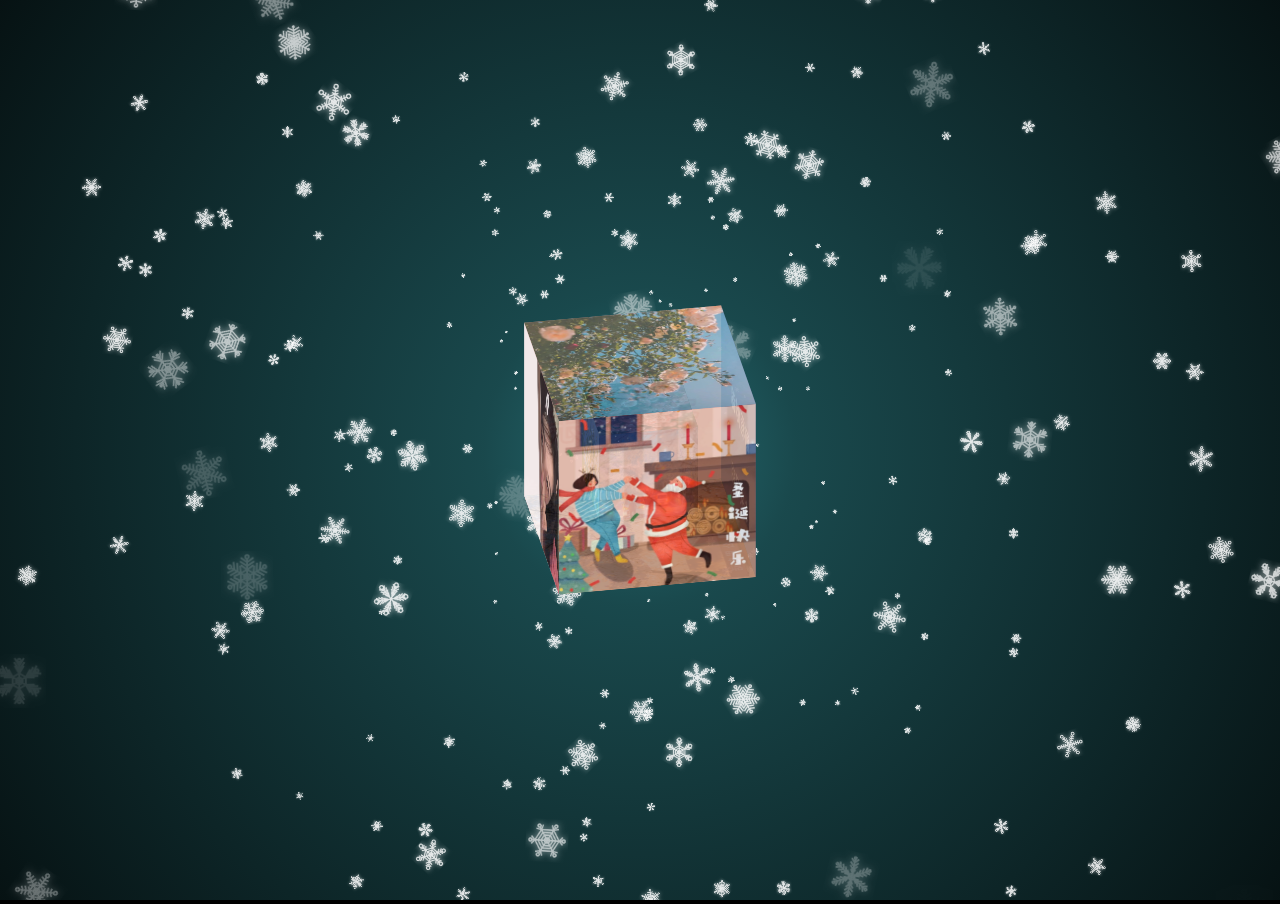
<file: gnn/index.html>
<!DOCTYPE html>
<html>
<head>
<meta charset="utf-8">
<title>送给高宁宁的圣诞礼物 - lmlblog.com</title>


<script type="text/javascript" src="js/jquery.min.js"></script>

<style>
html,body {
    width: 100%;
    height: 100%;
    margin: 0;
    padding: 0;
    overflow: hidden;
}
.container{
    width: 100%;
    height: 100%;
    margin: 0;
    padding: 0;
}</style>
</head>
<body>
<div id="jsi-snow-container" class="container"></div>

<script>
var RENDERER = {
	SNOW_COUNT: {INIT : 100, DELTA : 1},
	BACKGROUND_COLOR : 'hsl(%h, 50%, %l%)', 
	INIT_HUE : 180,
	DELTA_HUE : 0.1,
	
	init : function(){
		this.setParameters();
		this.reconstructMethod();
		this.createSnow(this.SNOW_COUNT.INIT * this.countRate, true);
		this.render();
	},
	setParameters : function(){
		this.$window = $(window);
		
		this.$container = $('#jsi-snow-container');
		this.width = this.$container.width();
		this.height = this.$container.height();
		this.center = {x : this.width / 2, y : this.height / 2};
		this.countRate =  this.width * this.height / 500 / 500;
		this.canvas = $('<canvas />').attr({width : this.width, height : this.height}).appendTo(this.$container).get(0);
		this.context = this.canvas.getContext('2d');
		
		this.radius = Math.sqrt(this.center.x * this.center.x + this.center.y * this.center.y);
		this.hue = this.INIT_HUE;
		this.snows = [];
	},
	reconstructMethod : function(){
		this.render = this.render.bind(this);
	},
	createSnow : function(count, toRandomize){
		for(var i = 0; i < count; i++){
			this.snows.push(new SNOW(this.width, this.height, this.center, toRandomize));
		}
	},
	render : function(){
		requestAnimationFrame(this.render);
		
		var gradient = this.context.createRadialGradient(this.center.x, this.center.y, 0, this.center.x, this.center.y, this.radius),
			backgroundColor = this.BACKGROUND_COLOR.replace('%h', this.hue);
		
		gradient.addColorStop(0, backgroundColor.replace('%l', 30));
		gradient.addColorStop(0.2, backgroundColor.replace('%l', 20));
		gradient.addColorStop(1, backgroundColor.replace('%l', 5));
		
		this.context.fillStyle = gradient;
		this.context.fillRect(0, 0, this.width, this.height);
		
		for(var i = this.snows.length - 1; i >= 0; i--){
			if(!this.snows[i].render(this.context)){
				this.snows.splice(i, 1);
			}
		}
		this.hue += this.DELTA_HUE;
		this.hue %= 360;
		
		this.createSnow(this.SNOW_COUNT.DELTA, false);
	}
};
var SNOW = function(width, height, center, toRandomize){
	this.width = width;
	this.height = height;
	this.center = center;
	this.init(toRandomize);
};
SNOW.prototype = {
	RADIUS : 20,
	OFFSET : 4,
	INIT_POSITION_MARGIN : 20,
	COLOR : 'rgba(255, 255, 255, 0.8)',
	TOP_RADIUS : {MIN : 1, MAX : 3},
	SCALE : {INIT : 0.04, DELTA : 0.01},
	DELTA_ROTATE : {MIN : -Math.PI / 180 / 2, MAX : Math.PI / 180 / 2},
	THRESHOLD_TRANSPARENCY : 0.7,
	VELOCITY : {MIN : -1, MAX : 1},
	LINE_WIDTH : 2,
	BLUR : 10,
	
	init : function(toRandomize){
		this.setParameters(toRandomize);
		this.createSnow();
	},
	setParameters : function(toRandomize){
		if(!this.canvas){
			this.radius = this.RADIUS + this.TOP_RADIUS.MAX * 2 + this.LINE_WIDTH;
			this.length = this.radius * 2;
			this.canvas = $('<canvas />').attr({width : this.length, height : this.length}).get(0);
			this.context = this.canvas.getContext('2d');
		}
		this.topRadius = this.getRandomValue(this.TOP_RADIUS);
		
		var theta = Math.PI * 2 * Math.random();
		
		this.x = this.center.x + this.INIT_POSITION_MARGIN * Math.cos(theta);
		this.y = this.center.y + this.INIT_POSITION_MARGIN * Math.sin(theta);
		this.vx = this.getRandomValue(this.VELOCITY);
		this.vy = this.getRandomValue(this.VELOCITY);
		
		this.deltaRotate = this.getRandomValue(this.DELTA_ROTATE);
		this.scale = this.SCALE.INIT;
		this.deltaScale = 1 + this.SCALE.DELTA * 500 / Math.max(this.width, this.height);
		this.rotate = 0;
		
		if(toRandomize){
			for(var i = 0, count = Math.random() * 1000; i < count; i++){
				this.x += this.vx;
		 		this.y += this.vy;
		 		this.scale *= this.deltaScale;
		 		this.rotate += this.deltaRotate;
			}
		}
	},
	getRandomValue : function(range){
		return range.MIN + (range.MAX - range.MIN) * Math.random();
	},
	createSnow : function(){
		this.context.clearRect(0, 0, this.length, this.length);
		
		this.context.save();
		this.context.beginPath();
		this.context.translate(this.radius, this.radius);
		this.context.strokeStyle = this.COLOR;
		this.context.lineWidth = this.LINE_WIDTH;
		this.context.shadowColor = this.COLOR;
		this.context.shadowBlur = this.BLUR;
		
		var angle60 = Math.PI / 180 * 60,
			sin60 = Math.sin(angle60),
			cos60 = Math.cos(angle60),
			threshold = Math.random() * this.RADIUS / this.OFFSET | 0,
			rate = 0.5 + Math.random() * 0.5,
			offsetY = this.OFFSET * Math.random() * 2,
			offsetCount = this.RADIUS / this.OFFSET;
		
		for(var i = 0; i < 6; i++){
			this.context.save();
			this.context.rotate(angle60 * i);
			
			for(var j = 0; j <= threshold; j++){
				var y = -this.OFFSET * j;
				
				this.context.moveTo(0, y);
				this.context.lineTo(y * sin60, y * cos60);
			}
			for(var j = threshold; j < offsetCount; j++){
				var y = -this.OFFSET * j,
					x = j * (offsetCount - j + 1) * rate;
				
				this.context.moveTo(x, y - offsetY);
				this.context.lineTo(0, y);
				this.context.lineTo(-x, y - offsetY);
			}
			this.context.moveTo(0, 0);
			this.context.lineTo(0, -this.RADIUS);
			this.context.arc(0, -this.RADIUS - this.topRadius, this.topRadius, Math.PI / 2, Math.PI * 2.5, false);
			this.context.restore();
		}
		this.context.stroke();
		this.context.restore();
	},
	render : function(context){
		context.save();
		
		if(this.scale > this.THRESHOLD_TRANSPARENCY){
			context.globalAlpha = Math.max(0, (1 - this.scale) / (1 - this.THRESHOLD_TRANSPARENCY));
			
			if(this.scale > 1 || this.x < -this.radius || this.x > this.width + this.radius || this.y < -this.radius || this.y > this.height + this.radius){
				context.restore();
				return false;
			}
		}
		context.translate(this.x, this.y);
		context.rotate(this.rotate);
		context.scale(this.scale, this.scale);
		context.drawImage(this.canvas, -this.radius, -this.radius);
		context.restore();
		
 		this.x += this.vx;
 		this.y += this.vy;
 		this.scale *= this.deltaScale;
 		this.rotate += this.deltaRotate;
 		return true;
	}
};

$(function(){
	RENDERER.init();
});</script>



	<head>
		<meta charset="utf-8" />
		<title>css-3d旋转</title>
		<link rel="stylesheet" href="css/index.css" />
	</head>
	<body>
		<!--/*外层最大容器*/-->
		<div class="wrap">
	<!--	/*包裹所有元素的容器*/-->
		<div class="cube">
			<!--前面图片 -->
			<div class="out_front">
				<img src="img/1.jpg"  class="pic"/>
			</div>
			<!--后面图片 -->
			<div class="out_back">
				<img src="img/2.jpg"  class="pic"/>
			</div>
			<!--左图片 -->
			<div class="out_left">
				<img src="img/3.jpg"  class="pic"/>
			</div>
			<div class="out_right">
				<img src="img/4.jpg"  class="pic"/>
			</div>
			<div class="out_top">
				<img src="img/5.jpg"  class="pic"/>
			</div>
			<div class="out_bottom">
				<img src="img/6.jpg"  class="pic"/>
			</div>
			<!--小正方体 --> 
			<span class="in_front">
				<img src="img/7.jpg" class="in_pic" />
			</span>
			<span class="in_back">
			     <img src="img/8.jpg" class="in_pic" />
			</span>
			<span class="in_left">
				<img src="img/9.jpg" class="in_pic" />
			</span>
			<span class="in_right">
				<img src="img/10.jpg" class="in_pic" />
			</span>
			<span class="in_top">
				<img src="img/11.jpg" class="in_pic" />
			</span>
			<span class="in_bottom">
				<img src="img/12.jpg" class="in_pic" />
			</span>
		</div>
		</div>

<audio autoplay="autopaly" loop="loop" id="audios">
    <source src="music\我心永恒.ogg" type="audio/ogg" />
</audio>
 
<script>
// 将以下代码添加到js入口函数内即可
document.addEventListener('click', function() {
    document.getElementById('audios').play()
})
 
</script>

	</body>
</html>
</file>
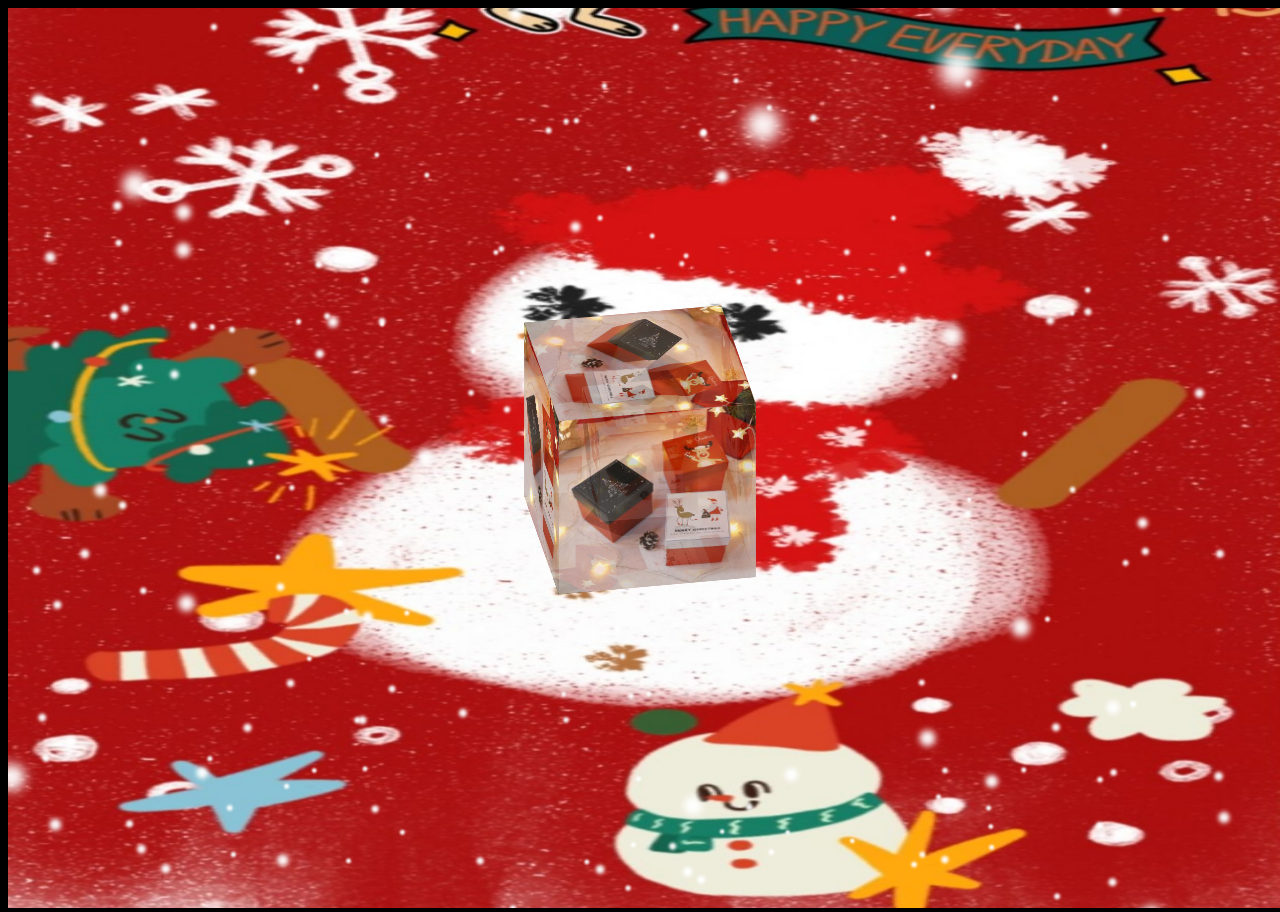
<file: tsjly/index.html>
<!DOCTYPE html>

<html>
<head>
<meta http-equiv="Content-Type" content="text/html; charset=utf-8" />
<meta name="viewport" content="width=device-width,hight=device-hight,minimum-scale=1.0,maximum-scale=1.0,ser-scalable=none"/>
<title>祝天使降临夜各位圣诞快乐</title>
<style type="text/css">
body {background: url(images/xh.jpg) center no-repeat; width: 100%; height: 100%; background-size: 100% 100%; }
</style>
</head>
<body id="body" onLoad="init()">
<script type="text/javascript" src="js/ThreeCanvas.js"></script>
<script type="text/javascript" src="js/Snow.js"></script>
</body>


	<head>
		<meta charset="utf-8" />
		<title>css-3d旋转</title>
		<link rel="stylesheet" href="css/index.css" />
	</head>
	<body>
		<!--/*外层最大容器*/-->
		<div class="wrap">
	<!--	/*包裹所有元素的容器*/-->
		<div class="cube">
			<!--前面图片 -->
			<div class="out_front">
				<img src="img/1.jpg"  class="pic"/>
			</div>
			<!--后面图片 -->
			<div class="out_back">
				<img src="img/2.jpg"  class="pic"/>
			</div>
			<!--左图片 -->
			<div class="out_left">
				<img src="img/3.jpg"  class="pic"/>
			</div>
			<div class="out_right">
				<img src="img/4.jpg"  class="pic"/>
			</div>
			<div class="out_top">
				<img src="img/5.jpg"  class="pic"/>
			</div>
			<div class="out_bottom">
				<img src="img/6.jpg"  class="pic"/>
			</div>
			<!--小正方体 --> 
			<span class="in_front">
				<img src="img/7.jpg" class="in_pic" />
			</span>
			<span class="in_back">
			     <img src="img/8.jpg" class="in_pic" />
			</span>
			<span class="in_left">
				<img src="img/9.jpg" class="in_pic" />
			</span>
			<span class="in_right">
				<img src="img/10.jpg" class="in_pic" />
			</span>
			<span class="in_top">
				<img src="img/11.jpg" class="in_pic" />
			</span>
			<span class="in_bottom">
				<img src="img/12.jpg" class="in_pic" />
			</span>
		</div>
		</div>

<audio autoplay="autopaly" loop="loop" id="audios">
    <source src="music\我心永恒.ogg" type="audio/ogg" />
</audio>
 
<script>
// 将以下代码添加到js入口函数内即可
document.addEventListener('click', function() {
    document.getElementById('audios').play()
})
 
</script>

	</body>
</html>
</file>
<file: gnn/css/index.css>
html{
	background: #000;
    height: 100%;	
}
/*最外层容器样式*/
.wrap{
	position: relative;
	position: absolute;
	top: 0;
	right: 0;
	bottom: 0;
	left: 0;
	width: 200px;
	height: 200px;
	margin: auto;
	/*改变左右上下,图片方块移动*/
	
}
/*包裹所有容器样式*/
.cube{
	width: 200px;
	height: 200px;
	margin: 0 auto;
	transform-style: preserve-3d;
	transform: rotateX(-30deg) rotateY(-80deg);
	-webkit-animation: rotate 20s infinite;
	/*匀速*/
	animation-timing-function: linear;
}
@-webkit-keyframes rotate{
	from{transform: rotateX(0deg) rotateY(0deg);}
	to{transform: rotateX(360deg) rotateY(360deg);}
}
.cube div{
	position: absolute;
	width: 200px;
	height: 200px;
	opacity: 0.8;
	transition: all .4s;
}
/*定义所有图片样式*/
.pic{
	width: 200px;
	height: 200px;
}
.cube .out_front{
	transform: rotateY(0deg) translateZ(100px);
}
.cube .out_back{
	transform: translateZ(-100px) rotateY(180deg);
}
.cube .out_left{
	transform: rotateY(90deg) translateZ(100px);
}
.cube .out_right{
	transform: rotateY(-90deg) translateZ(100px);
}
.cube .out_top{
	transform: rotateX(90deg) translateZ(100px);
}
.cube .out_bottom{
	transform: rotateX(-90deg) translateZ(100px);
}
/*定义小正方体样式*/
.cube span{
	display: bloack;
	width: 100px;
	height: 100px;
	position: absolute;
	top: 50px;
	left: 50px;
}
.cube .in_pic{
	width: 100px;
	height: 100px;
}
.cube .in_front{
	transform: rotateY(0deg) translateZ(50px);
}
.cube .in_back{
	transform: translateZ(-50px) rotateY(180deg);
}
.cube .in_left{
	transform: rotateY(90deg) translateZ(50px);
}
.cube .in_right{
	transform: rotateY(-90deg) translateZ(50px);
}
.cube .in_top{
	transform: rotateX(90deg) translateZ(50px);
}
.cube .in_bottom{
	transform: rotateX(-90deg) translateZ(50px);
}
/*鼠标移入后样式*/
.cube:hover .out_front{
	transform: rotateY(0deg) translateZ(200px);
}
.cube:hover .out_back{
	transform: translateZ(-200px) rotateY(180deg);
}
.cube:hover .out_left{
	transform: rotateY(90deg) translateZ(200px);
}
.cube:hover .out_right{
	transform: rotateY(-90deg) translateZ(200px);
}
.cube:hover .out_top{
	transform: rotateX(90deg) translateZ(200px);
}
.cube:hover .out_bottom{
	transform: rotateX(-90deg) translateZ(200px);
}
</file>
<file: tsjly/css/index.css>
html{
	background: #000;
    height: 100%;	
}
/*最外层容器样式*/
.wrap{
	position: relative;
	position: absolute;
	top: 0;
	right: 0;
	bottom: 0;
	left: 0;
	width: 200px;
	height: 200px;
	margin: auto;
	/*改变左右上下,图片方块移动*/
	
}
/*包裹所有容器样式*/
.cube{
	width: 200px;
	height: 200px;
	margin: 0 auto;
	transform-style: preserve-3d;
	transform: rotateX(-30deg) rotateY(-80deg);
	-webkit-animation: rotate 20s infinite;
	/*匀速*/
	animation-timing-function: linear;
}
@-webkit-keyframes rotate{
	from{transform: rotateX(0deg) rotateY(0deg);}
	to{transform: rotateX(360deg) rotateY(360deg);}
}
.cube div{
	position: absolute;
	width: 200px;
	height: 200px;
	opacity: 0.8;
	transition: all .4s;
}
/*定义所有图片样式*/
.pic{
	width: 200px;
	height: 200px;
}
.cube .out_front{
	transform: rotateY(0deg) translateZ(100px);
}
.cube .out_back{
	transform: translateZ(-100px) rotateY(180deg);
}
.cube .out_left{
	transform: rotateY(90deg) translateZ(100px);
}
.cube .out_right{
	transform: rotateY(-90deg) translateZ(100px);
}
.cube .out_top{
	transform: rotateX(90deg) translateZ(100px);
}
.cube .out_bottom{
	transform: rotateX(-90deg) translateZ(100px);
}
/*定义小正方体样式*/
.cube span{
	display: bloack;
	width: 100px;
	height: 100px;
	position: absolute;
	top: 50px;
	left: 50px;
}
.cube .in_pic{
	width: 100px;
	height: 100px;
}
.cube .in_front{
	transform: rotateY(0deg) translateZ(50px);
}
.cube .in_back{
	transform: translateZ(-50px) rotateY(180deg);
}
.cube .in_left{
	transform: rotateY(90deg) translateZ(50px);
}
.cube .in_right{
	transform: rotateY(-90deg) translateZ(50px);
}
.cube .in_top{
	transform: rotateX(90deg) translateZ(50px);
}
.cube .in_bottom{
	transform: rotateX(-90deg) translateZ(50px);
}
/*鼠标移入后样式*/
.cube:hover .out_front{
	transform: rotateY(0deg) translateZ(200px);
}
.cube:hover .out_back{
	transform: translateZ(-200px) rotateY(180deg);
}
.cube:hover .out_left{
	transform: rotateY(90deg) translateZ(200px);
}
.cube:hover .out_right{
	transform: rotateY(-90deg) translateZ(200px);
}
.cube:hover .out_top{
	transform: rotateX(90deg) translateZ(200px);
}
.cube:hover .out_bottom{
	transform: rotateX(-90deg) translateZ(200px);
}
</file>
